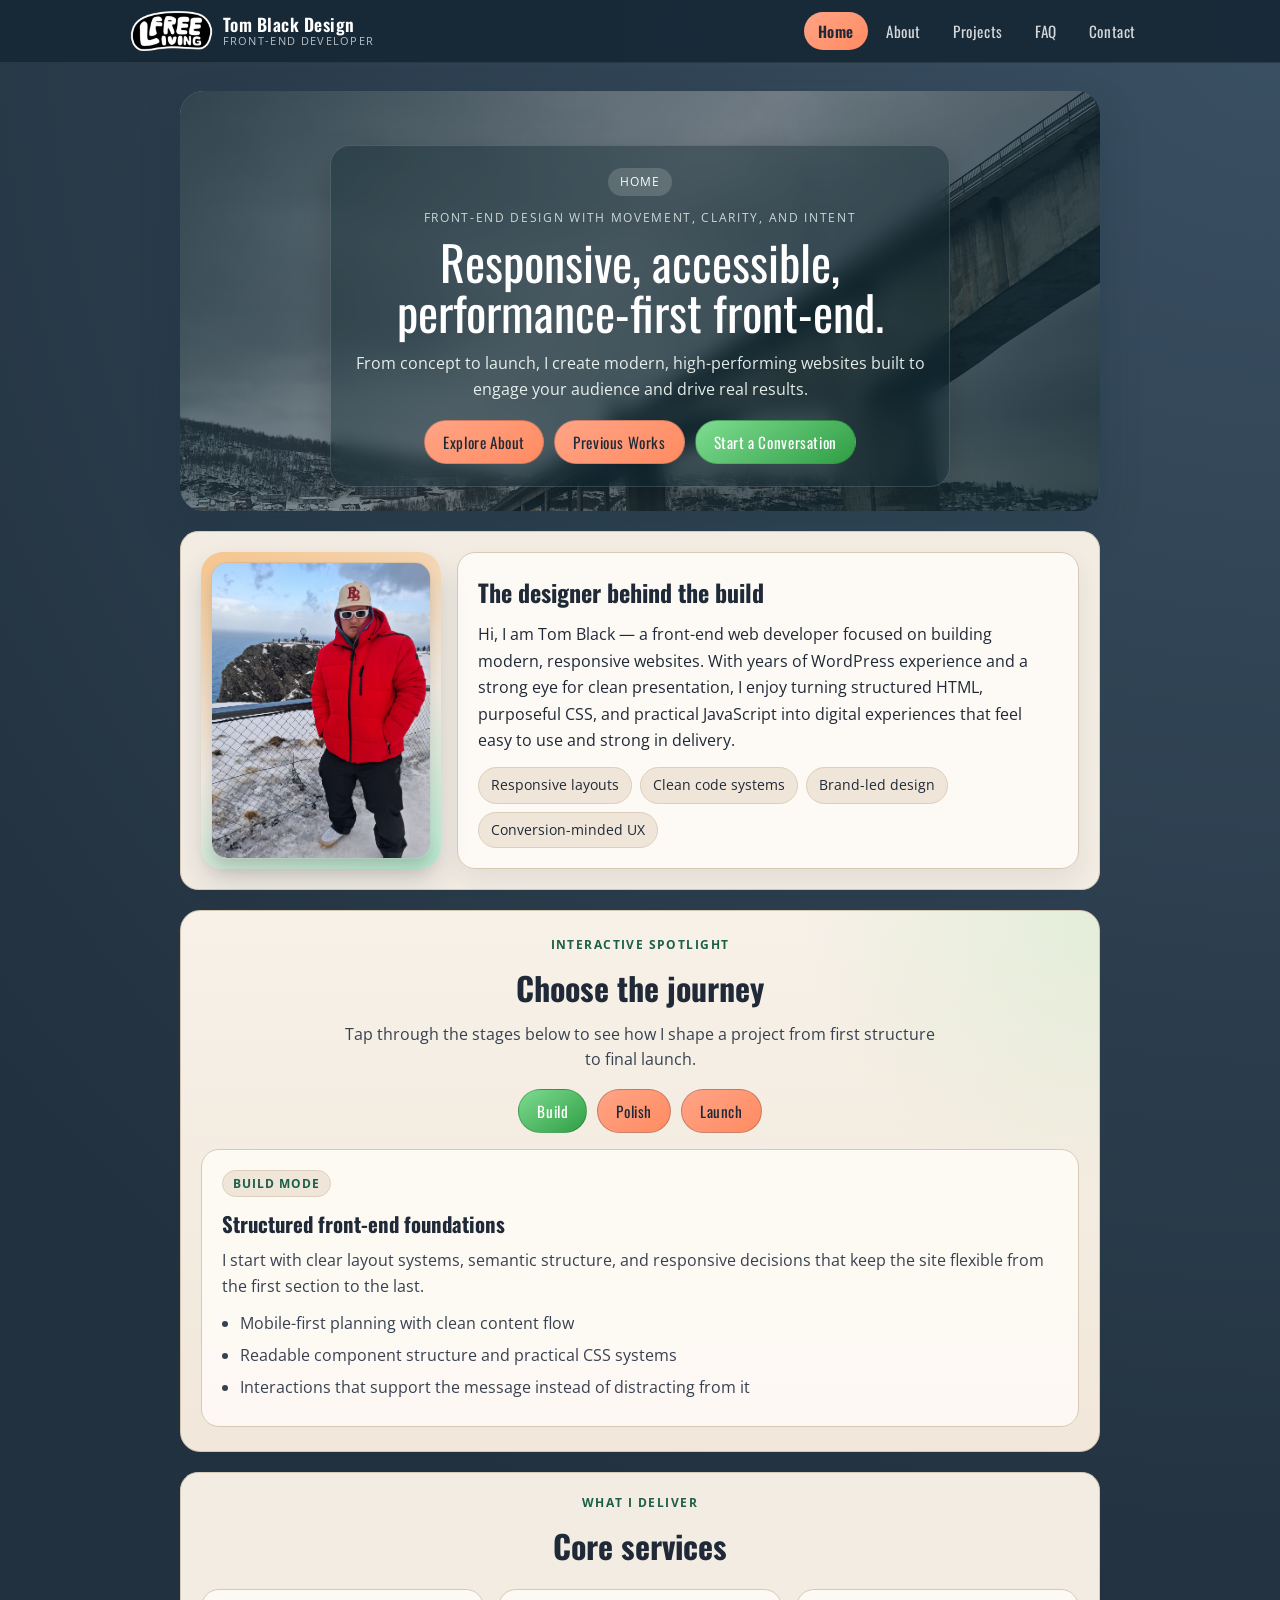
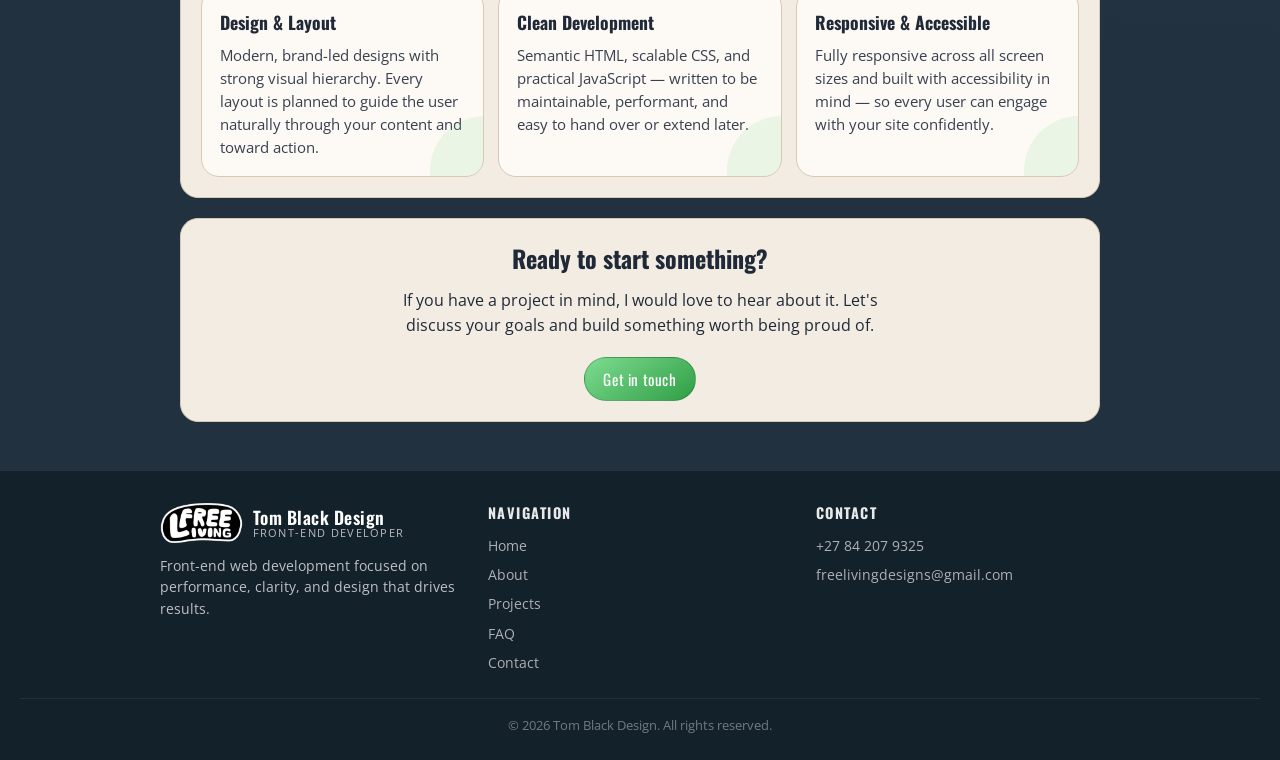
<file: index.html>
<!DOCTYPE html>
<html lang="en">
<head>
  <meta charset="UTF-8">
  <meta name="viewport" content="width=device-width, initial-scale=1.0">
  <meta name="description" content="Tom Black Design — Front-end web design with movement, clarity, and intent. Modern, high-performing websites built to engage your audience.">
  <link rel="preconnect" href="https://fonts.googleapis.com">
  <link rel="preconnect" href="https://fonts.gstatic.com" crossorigin>
  <link rel="stylesheet" href="https://fonts.googleapis.com/css2?family=Oswald:wght@400;600;700&family=Open+Sans:ital,wght@0,400;0,600;1,400&display=swap">
  <link rel="stylesheet" href="style.css">
  <link rel="icon" type="image/png" href="images/logo.png">
  <title>Tom Black Design — Web Developer &amp; Front-End Designer</title>
</head>
<body>

  <!-- Skip to main content (accessibility) -->
  <a class="skip-link" href="#main-content">Skip to main content</a>

  <!-- ========== SITE HEADER ========== -->
  <header class="site-header">
    <div class="site-header-inner">
      <a href="index.html" class="site-logo-link" aria-label="Tom Black Design — Home">
        <img src="images/Free living design logo.png" alt="FreeLivingDesigns logo" loading="eager">
        <span class="logo-text">Tom Black Design<span>Front-End Developer</span></span>
      </a>
      <button class="nav-toggle" aria-controls="site-nav" aria-expanded="false" aria-label="Toggle navigation">&#9776;</button>
      <nav id="site-nav" class="site-nav" aria-label="Main navigation">
        <a href="index.html"   class="nav-link is-active">Home</a>
        <a href="about.html"   class="nav-link">About</a>
        <a href="projects.html" class="nav-link">Projects</a>
        <a href="faq.html"     class="nav-link">FAQ</a>
        <a href="contact.html" class="nav-link">Contact</a>
      </nav>
    </div>
  </header>

  <!-- ========== MAIN CONTENT ========== -->
  <main id="main-content" class="page-wrapper">

    <!-- Hero -->
    <section class="hero-shell hero-shell--home" aria-label="Hero banner">
      <div class="hero-overlay" aria-hidden="true"></div>
      <div class="hero-copy">
        <span class="page-chip" aria-hidden="true">Home</span>
        <span class="hero-kicker">Front-end design with movement, clarity, and intent</span>
        <h1>Responsive, accessible, performance-first front-end.</h1>
        <p>From concept to launch, I create modern, high-performing websites built to engage your audience and drive real results.</p>
        <div class="cta-row">
          <a class="btn" href="about.html">Explore About</a>
          <a class="btn" href="projects.html">Previous Works</a>
          <a class="btn btn--green" href="contact.html">Start a Conversation</a>
        </div>
      </div>
    </section>

    <!-- Intro: photo + bio -->
    <section class="content-card" aria-labelledby="intro-heading" data-reveal>
      <div class="intro-layout">
        <div class="photo-frame">
          <img src="images/tommy 2.png" alt="Tom Black, front-end web developer, headshot" loading="lazy">
        </div>
        <div class="intro-card">
          <h2 id="intro-heading">The designer behind the build</h2>
          <p>Hi, I am Tom Black — a front-end web developer focused on building modern, responsive websites. With years of WordPress experience and a strong eye for clean presentation, I enjoy turning structured HTML, purposeful CSS, and practical JavaScript into digital experiences that feel easy to use and strong in delivery.</p>
          <div class="intro-points" role="list" aria-label="Specialities">
            <span role="listitem">Responsive layouts</span>
            <span role="listitem">Clean code systems</span>
            <span role="listitem">Brand-led design</span>
            <span role="listitem">Conversion-minded UX</span>
          </div>
        </div>
      </div>
    </section>

    <!-- Interactive Spotlight -->
    <section class="spotlight-box" aria-labelledby="spotlight-heading" data-reveal>
      <div class="section-heading">
        <span class="section-kicker">Interactive Spotlight</span>
        <h2 id="spotlight-heading">Choose the journey</h2>
        <p>Tap through the stages below to see how I shape a project from first structure to final launch.</p>
      </div>

      <div class="toggle-row" role="tablist" aria-label="Project journey stages">
        <button
          class="toggle-btn"
          type="button"
          role="tab"
          data-target="panel-build"
          aria-pressed="true"
          aria-controls="panel-build"
        >Build</button>
        <button
          class="toggle-btn"
          type="button"
          role="tab"
          data-target="panel-polish"
          aria-pressed="false"
          aria-controls="panel-polish"
        >Polish</button>
        <button
          class="toggle-btn"
          type="button"
          role="tab"
          data-target="panel-launch"
          aria-pressed="false"
          aria-controls="panel-launch"
        >Launch</button>
      </div>

      <!-- Panel: Build -->
      <div id="panel-build" class="journey-panel is-visible" role="tabpanel" aria-labelledby="btn-build">
        <span class="panel-chip">Build Mode</span>
        <h4>Structured front-end foundations</h4>
        <p>I start with clear layout systems, semantic structure, and responsive decisions that keep the site flexible from the first section to the last.</p>
        <ul>
          <li>Mobile-first planning with clean content flow</li>
          <li>Readable component structure and practical CSS systems</li>
          <li>Interactions that support the message instead of distracting from it</li>
        </ul>
      </div>

      <!-- Panel: Polish -->
      <div id="panel-polish" class="journey-panel" role="tabpanel" aria-labelledby="btn-polish">
        <span class="panel-chip">Polish Pass</span>
        <h4>Visual rhythm with personality</h4>
        <p>Once the structure is strong, I shape the experience with motion, hierarchy, and detail so the page feels intentional, modern, and memorable.</p>
        <ul>
          <li>Typography and spacing tuned for clarity</li>
          <li>Motion used to guide attention and add energy</li>
          <li>Brand cues worked into the interface without clutter</li>
        </ul>
      </div>

      <!-- Panel: Launch -->
      <div id="panel-launch" class="journey-panel" role="tabpanel" aria-labelledby="btn-launch">
        <span class="panel-chip">Launch Ready</span>
        <h4>Reliable delivery with business focus</h4>
        <p>The final layer is about confidence: fast-loading pages, user-friendly experiences, and practical decisions that support trust and conversion.</p>
        <ul>
          <li>Performance-minded assets and page flow</li>
          <li>Clear calls to action that support user intent</li>
          <li>Dependable delivery shaped around real business goals</li>
        </ul>
      </div>
    </section>

    <!-- Feature cards -->
    <section class="content-card" aria-labelledby="services-heading" data-reveal>
      <div class="section-heading" style="margin-bottom:18px;">
        <span class="section-kicker">What I Deliver</span>
        <h2 id="services-heading">Core services</h2>
      </div>
      <div class="feature-grid">
        <article class="feature-card">
          <h3>Design &amp; Layout</h3>
          <p>Modern, brand-led designs with strong visual hierarchy. Every layout is planned to guide the user naturally through your content and toward action.</p>
        </article>
        <article class="feature-card">
          <h3>Clean Development</h3>
          <p>Semantic HTML, scalable CSS, and practical JavaScript — written to be maintainable, performant, and easy to hand over or extend later.</p>
        </article>
        <article class="feature-card">
          <h3>Responsive &amp; Accessible</h3>
          <p>Fully responsive across all screen sizes and built with accessibility in mind — so every user can engage with your site confidently.</p>
        </article>
      </div>
    </section>

    <!-- Final CTA -->
    <section class="content-card" style="text-align:center;" data-reveal>
      <h2 style="font-family:'Oswald',sans-serif; margin-bottom:10px;">Ready to start something?</h2>
      <p style="max-width:520px; margin:0 auto 18px;">If you have a project in mind, I would love to hear about it. Let's discuss your goals and build something worth being proud of.</p>
      <a class="btn btn--green" href="contact.html">Get in touch</a>
    </section>

  </main>

  <!-- ========== FOOTER ========== -->
  <footer class="site-footer">
    <div class="site-footer-inner">
      <div class="footer-col">
        <a href="index.html" class="site-logo-link" style="margin-bottom:10px;" aria-label="Tom Black Design — Home">
          <img src="images/Free living design logo.png" alt="FreeLivingDesigns logo" loading="lazy">
          <span class="logo-text">Tom Black Design<span>Front-End Developer</span></span>
        </a>
        <p style="font-size:0.88rem; line-height:1.5;">Front-end web development focused on performance, clarity, and design that drives results.</p>
      </div>
      <div class="footer-col">
        <h4>Navigation</h4>
        <ul>
          <li><a href="index.html">Home</a></li>
          <li><a href="about.html">About</a></li>
          <li><a href="projects.html">Projects</a></li>
          <li><a href="faq.html">FAQ</a></li>
          <li><a href="contact.html">Contact</a></li>
        </ul>
      </div>
      <div class="footer-col">
        <h4>Contact</h4>
        <ul>
          <li><a href="tel:+27842079325">+27 84 207 9325</a></li>
          <li><a href="mailto:freelivingdesigns@gmail.com">freelivingdesigns@gmail.com</a></li>
        </ul>
      </div>
    </div>
    <div class="footer-bottom">
      <p>&copy; 2026 Tom Black Design. All rights reserved.</p>
    </div>
  </footer>

  <script src="main.js"></script>
</body>
</html>
</file>
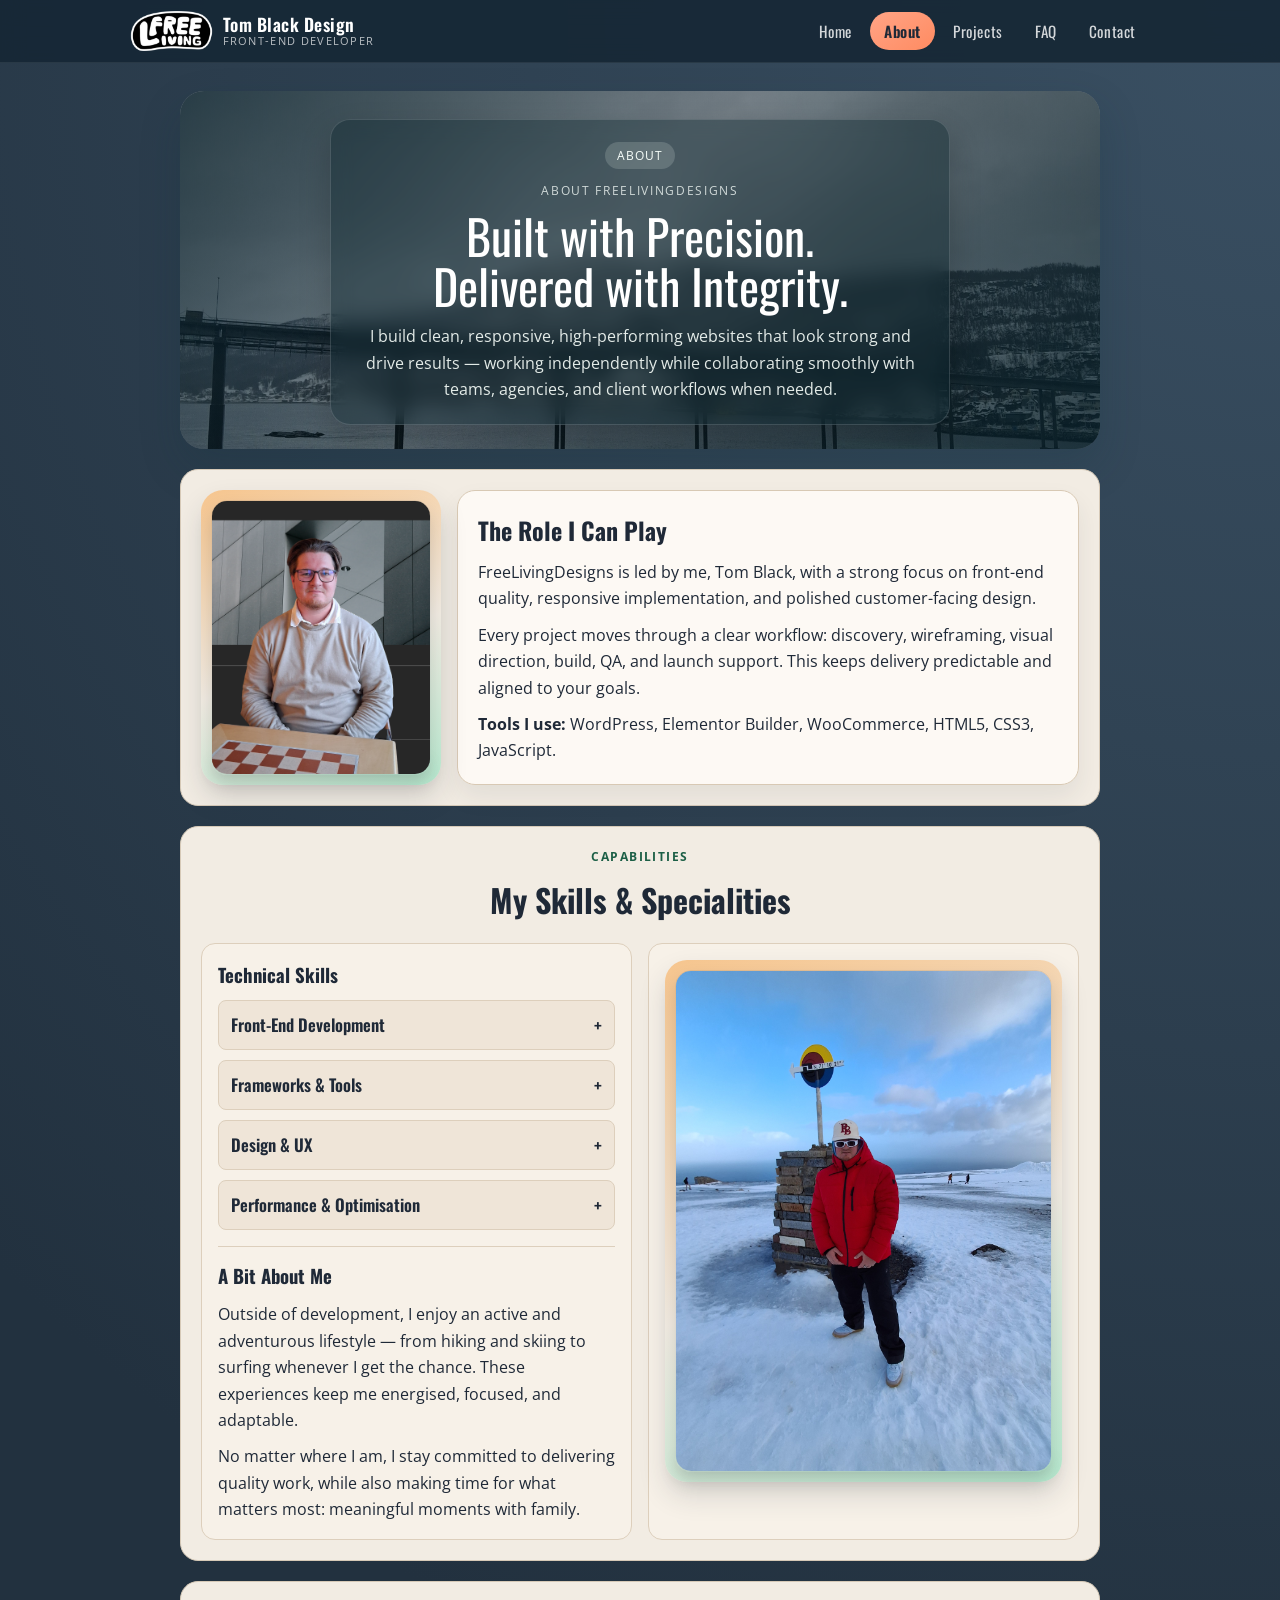
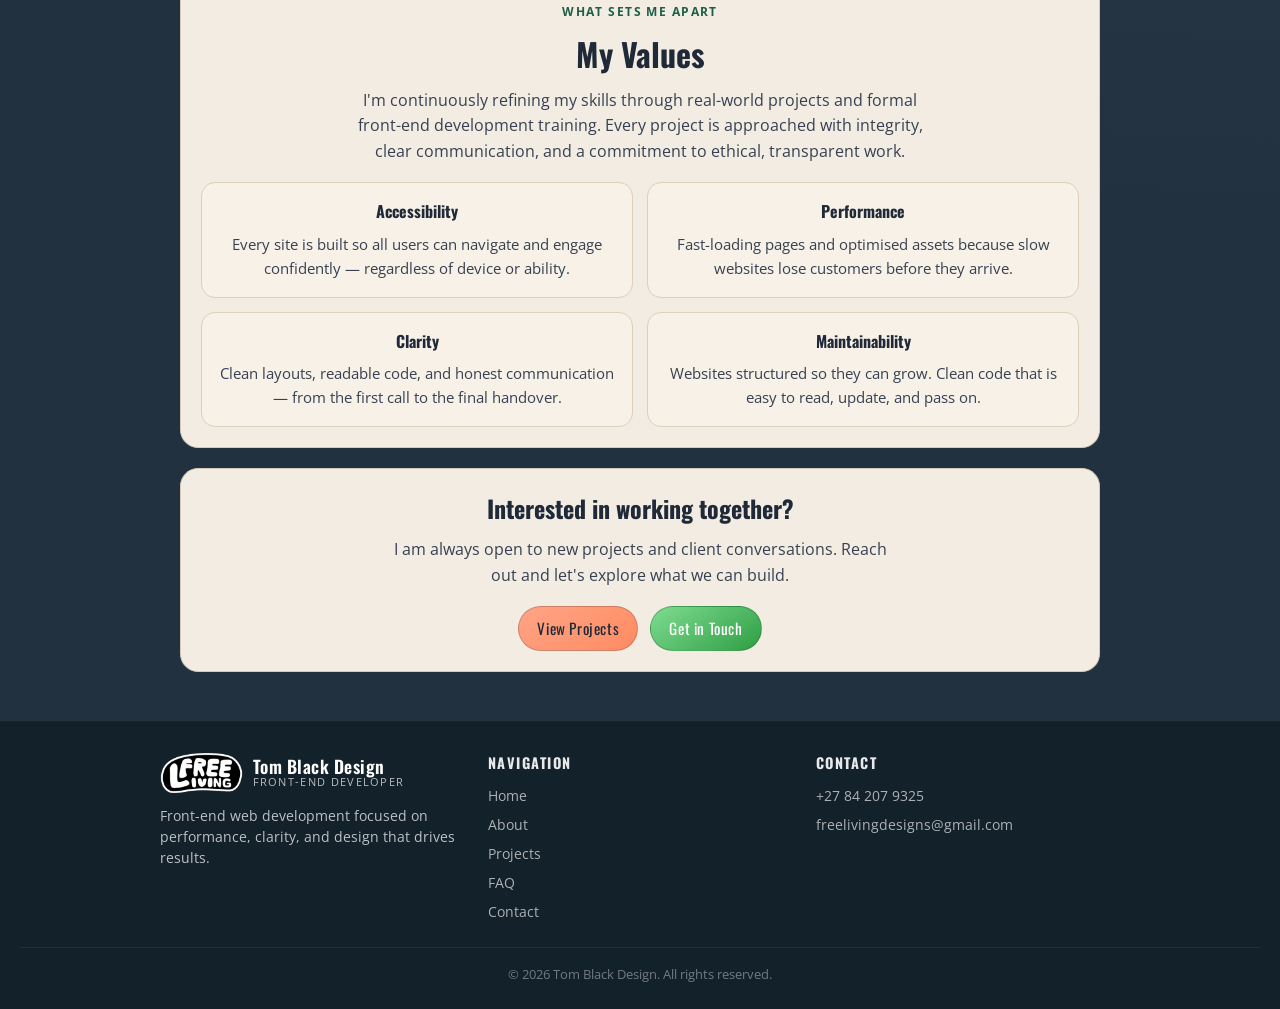
<file: about.html>
<!DOCTYPE html>
<html lang="en">
<head>
  <meta charset="UTF-8">
  <meta name="viewport" content="width=device-width, initial-scale=1.0">
  <meta name="description" content="About Tom Black Design — front-end developer building clean, responsive, high-performing websites with integrity and clarity.">
  <link rel="preconnect" href="https://fonts.googleapis.com">
  <link rel="preconnect" href="https://fonts.gstatic.com" crossorigin>
  <link rel="stylesheet" href="https://fonts.googleapis.com/css2?family=Oswald:wght@400;600;700&family=Open+Sans:ital,wght@0,400;0,600;1,400&display=swap">
  <link rel="stylesheet" href="style.css">
  <link rel="icon" type="image/png" href="images/logo.png">
  <title>About — Tom Black Design</title>
</head>
<body>

  <a class="skip-link" href="#main-content">Skip to main content</a>

  <!-- ========== SITE HEADER ========== -->
  <header class="site-header">
    <div class="site-header-inner">
      <a href="index.html" class="site-logo-link" aria-label="Tom Black Design — Home">
        <img src="images/Free living design logo.png" alt="FreeLivingDesigns logo" loading="eager">
        <span class="logo-text">Tom Black Design<span>Front-End Developer</span></span>
      </a>
      <button class="nav-toggle" aria-controls="site-nav" aria-expanded="false" aria-label="Toggle navigation">&#9776;</button>
      <nav id="site-nav" class="site-nav" aria-label="Main navigation">
        <a href="index.html"    class="nav-link">Home</a>
        <a href="about.html"    class="nav-link is-active">About</a>
        <a href="projects.html" class="nav-link">Projects</a>
        <a href="faq.html"      class="nav-link">FAQ</a>
        <a href="contact.html"  class="nav-link">Contact</a>
      </nav>
    </div>
  </header>

  <!-- ========== MAIN CONTENT ========== -->
  <main id="main-content" class="page-wrapper">

    <!-- Hero -->
    <section class="hero-shell hero-shell--about" aria-label="About hero banner">
      <div class="hero-overlay" aria-hidden="true"></div>
      <div class="hero-copy">
        <span class="page-chip" aria-hidden="true">About</span>
        <span class="hero-kicker">About FreeLivingDesigns</span>
        <h1>Built with Precision.<br>Delivered with Integrity.</h1>
        <p>I build clean, responsive, high-performing websites that look strong and drive results — working independently while collaborating smoothly with teams, agencies, and client workflows when needed.</p>
      </div>
    </section>

    <!-- Who I am -->
    <section class="content-card" aria-labelledby="who-heading" data-reveal>
      <div class="intro-layout">
        <div class="photo-frame" style="min-height:260px;">
          <img src="images/New Tom.png" alt="Tom Black, front-end developer" loading="lazy">
        </div>
        <div class="intro-card">
          <h2 id="who-heading">The Role I Can Play</h2>
          <p>FreeLivingDesigns is led by me, Tom Black, with a strong focus on front-end quality, responsive implementation, and polished customer-facing design.</p>
          <p style="margin-top:10px;">Every project moves through a clear workflow: discovery, wireframing, visual direction, build, QA, and launch support. This keeps delivery predictable and aligned to your goals.</p>
          <p style="margin-top:10px;"><strong>Tools I use:</strong> WordPress, Elementor Builder, WooCommerce, HTML5, CSS3, JavaScript.</p>
        </div>
      </div>
    </section>

    <!-- Skills -->
    <section class="content-card" aria-labelledby="skills-heading" data-reveal>
      <div class="section-heading" style="margin-bottom:18px;">
        <span class="section-kicker">Capabilities</span>
        <h2 id="skills-heading">My Skills &amp; Specialities</h2>
      </div>
      <div class="skills-grid">

        <div class="content-box">
          <h3>Technical Skills</h3>

          <details class="skill-accordion">
            <summary>Front-End Development</summary>
            <ul>
              <li>HTML5 — semantic, SEO-friendly structure</li>
              <li>CSS3 — Flexbox, Grid, responsive design</li>
              <li>JavaScript ES6+ — interactive UI functionality</li>
            </ul>
          </details>

          <details class="skill-accordion">
            <summary>Frameworks &amp; Tools</summary>
            <ul>
              <li>Git &amp; GitHub — version control &amp; collaboration</li>
              <li>Basic React — component-based UI understanding</li>
              <li>WordPress &amp; WooCommerce — custom builds, theme customisation</li>
            </ul>
          </details>

          <details class="skill-accordion">
            <summary>Design &amp; UX</summary>
            <ul>
              <li>Mobile-first design principles</li>
              <li>User experience (UX) optimisation</li>
              <li>Conversion-focused layouts</li>
              <li>Canva &amp; visual content creation</li>
            </ul>
          </details>

          <details class="skill-accordion">
            <summary>Performance &amp; Optimisation</summary>
            <ul>
              <li>Website speed optimisation</li>
              <li>SEO best practices — on-page fundamentals</li>
              <li>Cross-browser compatibility</li>
            </ul>
          </details>

          <div style="margin-top:16px; padding-top:14px; border-top:1px solid var(--border);">
            <h3 style="margin-bottom:10px;">A Bit About Me</h3>
            <p>Outside of development, I enjoy an active and adventurous lifestyle — from hiking and skiing to surfing whenever I get the chance. These experiences keep me energised, focused, and adaptable.</p>
            <p style="margin-top:10px;">No matter where I am, I stay committed to delivering quality work, while also making time for what matters most: meaningful moments with family.</p>
          </div>
        </div>

        <div class="content-box">
          <div class="photo-frame" style="min-height:200px;">
            <img src="images/Noort Kapp Tommy.jpg" alt="Tom Black at Noord Kapp" loading="lazy">
          </div>
        </div>

      </div>
    </section>

    <!-- Values -->
    <section class="content-card" aria-labelledby="values-heading" data-reveal>
      <div class="section-heading" style="margin-bottom:18px;">
        <span class="section-kicker">What Sets Me Apart</span>
        <h2 id="values-heading">My Values</h2>
        <p style="color:#374151;">I'm continuously refining my skills through real-world projects and formal front-end development training. Every project is approached with integrity, clear communication, and a commitment to ethical, transparent work.</p>
      </div>

      <div class="values-grid">
        <article class="values-card">
          <h4>Accessibility</h4>
          <p>Every site is built so all users can navigate and engage confidently — regardless of device or ability.</p>
        </article>
        <article class="values-card">
          <h4>Performance</h4>
          <p>Fast-loading pages and optimised assets because slow websites lose customers before they arrive.</p>
        </article>
        <article class="values-card">
          <h4>Clarity</h4>
          <p>Clean layouts, readable code, and honest communication — from the first call to the final handover.</p>
        </article>
        <article class="values-card">
          <h4>Maintainability</h4>
          <p>Websites structured so they can grow. Clean code that is easy to read, update, and pass on.</p>
        </article>
      </div>
    </section>

    <!-- CTA -->
    <section class="content-card" style="text-align:center;" data-reveal>
      <h2 style="font-family:'Oswald',sans-serif; margin-bottom:10px;">Interested in working together?</h2>
      <p style="max-width:520px; margin:0 auto 18px; color:#374151;">I am always open to new projects and client conversations. Reach out and let's explore what we can build.</p>
      <div style="display:flex; flex-wrap:wrap; gap:12px; justify-content:center;">
        <a class="btn" href="projects.html">View Projects</a>
        <a class="btn btn--green" href="contact.html">Get in Touch</a>
      </div>
    </section>

  </main>

  <!-- ========== FOOTER ========== -->
  <footer class="site-footer">
    <div class="site-footer-inner">
      <div class="footer-col">
        <a href="index.html" class="site-logo-link" style="margin-bottom:10px;" aria-label="Tom Black Design — Home">
          <img src="images/Free living design logo.png" alt="FreeLivingDesigns logo" loading="lazy">
          <span class="logo-text">Tom Black Design<span>Front-End Developer</span></span>
        </a>
        <p style="font-size:0.88rem; line-height:1.5;">Front-end web development focused on performance, clarity, and design that drives results.</p>
      </div>
      <div class="footer-col">
        <h4>Navigation</h4>
        <ul>
          <li><a href="index.html">Home</a></li>
          <li><a href="about.html">About</a></li>
          <li><a href="projects.html">Projects</a></li>
          <li><a href="faq.html">FAQ</a></li>
          <li><a href="contact.html">Contact</a></li>
        </ul>
      </div>
      <div class="footer-col">
        <h4>Contact</h4>
        <ul>
          <li><a href="tel:+27842079325">+27 84 207 9325</a></li>
          <li><a href="mailto:freelivingdesigns@gmail.com">freelivingdesigns@gmail.com</a></li>
        </ul>
      </div>
    </div>
    <div class="footer-bottom">
      <p>&copy; 2026 Tom Black Design. All rights reserved.</p>
    </div>
  </footer>

  <script src="main.js"></script>
</body>
</html>
</file>
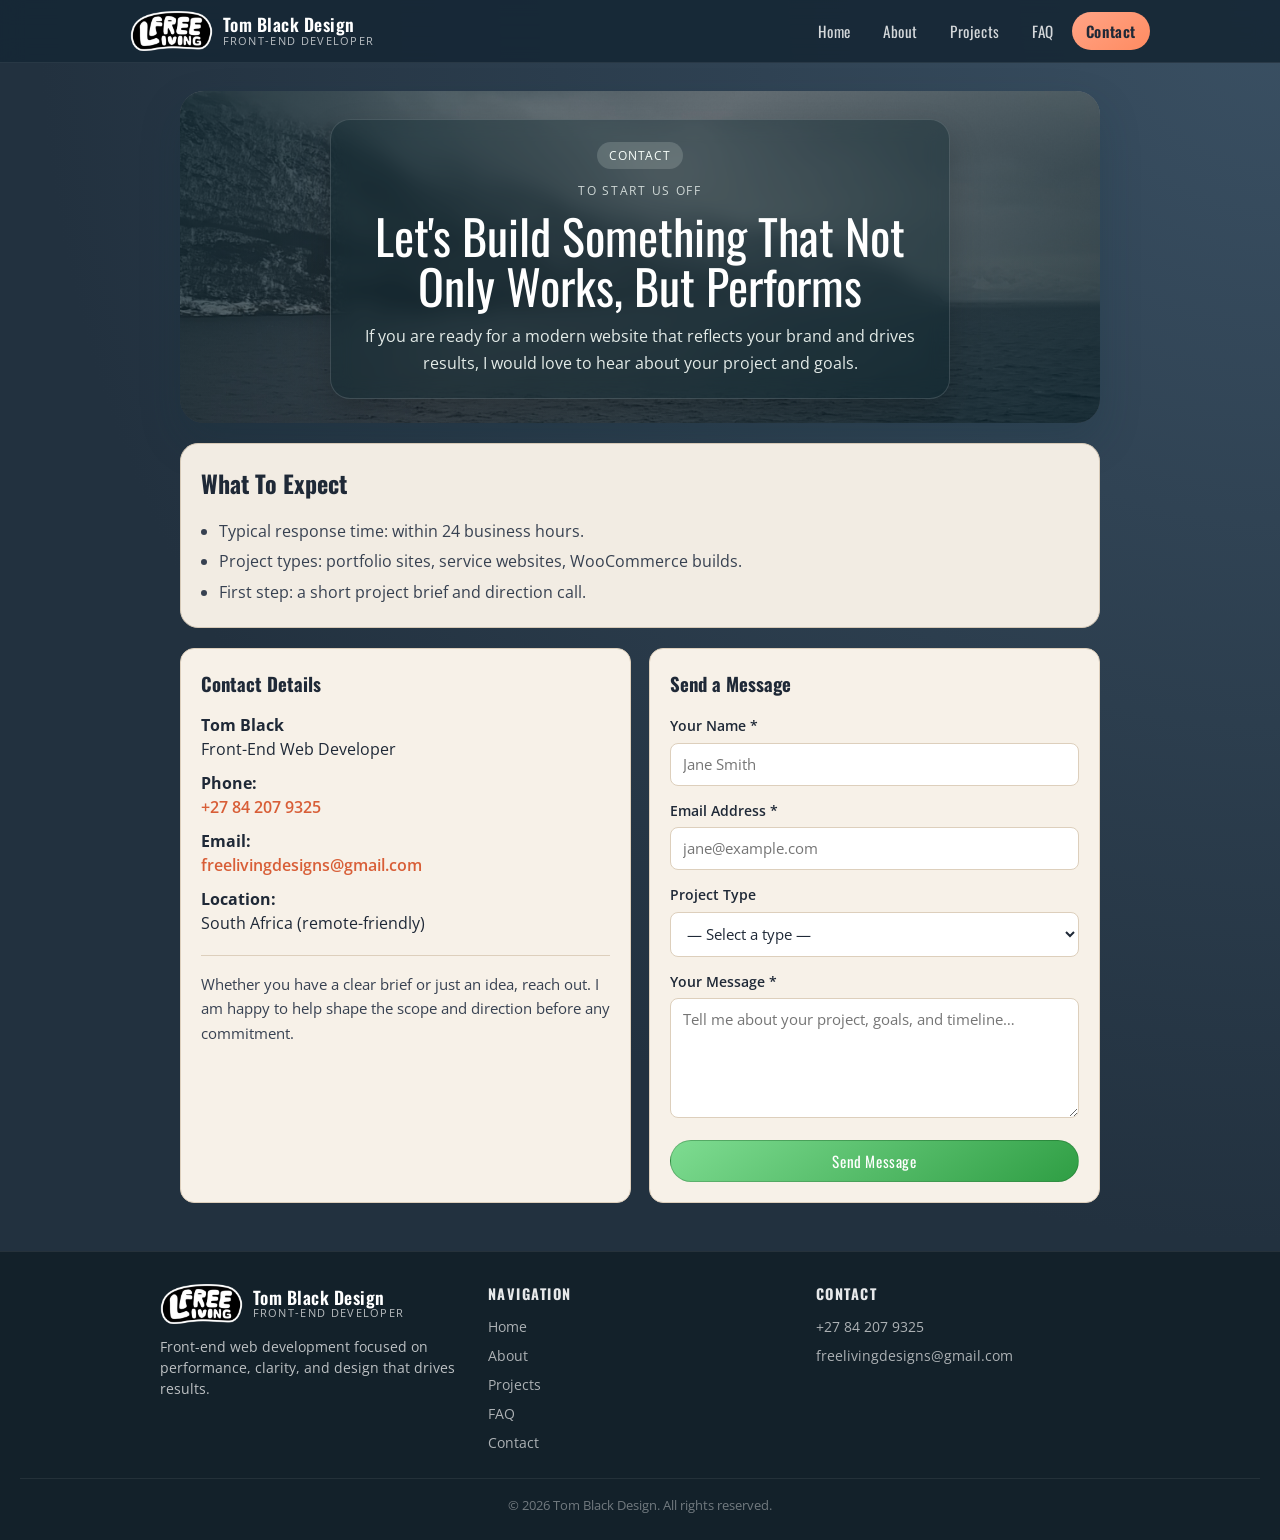
<file: contact.html>
<!DOCTYPE html>
<html lang="en">
<head>
  <meta charset="UTF-8">
  <meta name="viewport" content="width=device-width, initial-scale=1.0">
  <meta name="description" content="Contact Tom Black Design — get in touch to discuss your project, timeline, and goals. Based in South Africa.">
  <link rel="preconnect" href="https://fonts.googleapis.com">
  <link rel="preconnect" href="https://fonts.gstatic.com" crossorigin>
  <link rel="stylesheet" href="https://fonts.googleapis.com/css2?family=Oswald:wght@400;600;700&family=Open+Sans:ital,wght@0,400;0,600;1,400&display=swap">
  <link rel="stylesheet" href="style.css">
  <link rel="icon" type="image/png" href="images/logo.png">
  <title>Contact — Tom Black Design</title>
</head>
<body>

  <a class="skip-link" href="#main-content">Skip to main content</a>

  <!-- ========== SITE HEADER ========== -->
  <header class="site-header">
    <div class="site-header-inner">
      <a href="index.html" class="site-logo-link" aria-label="Tom Black Design — Home">
        <img src="images/Free living design logo.png" alt="FreeLivingDesigns logo" loading="eager">
        <span class="logo-text">Tom Black Design<span>Front-End Developer</span></span>
      </a>
      <button class="nav-toggle" aria-controls="site-nav" aria-expanded="false" aria-label="Toggle navigation">&#9776;</button>
      <nav id="site-nav" class="site-nav" aria-label="Main navigation">
        <a href="index.html"    class="nav-link">Home</a>
        <a href="about.html"    class="nav-link">About</a>
        <a href="projects.html" class="nav-link">Projects</a>
        <a href="faq.html"      class="nav-link">FAQ</a>
        <a href="contact.html"  class="nav-link is-active">Contact</a>
      </nav>
    </div>
  </header>

  <!-- ========== MAIN CONTENT ========== -->
  <main id="main-content" class="page-wrapper">

    <!-- Hero -->
    <section class="hero-shell hero-shell--contact" aria-label="Contact hero banner">
      <div class="hero-overlay" aria-hidden="true"></div>
      <div class="hero-copy">
        <span class="page-chip" aria-hidden="true">Contact</span>
        <span class="hero-kicker">To Start Us Off</span>
        <h1>Let's Build Something That Not Only Works, But Performs</h1>
        <p>If you are ready for a modern website that reflects your brand and drives results, I would love to hear about your project and goals.</p>
      </div>
    </section>

    <!-- What to expect -->
    <section class="content-card" aria-labelledby="expect-heading" data-reveal>
      <h2 id="expect-heading" style="font-family:'Oswald',sans-serif; margin-bottom:14px;">What To Expect</h2>
      <ul style="padding-left:18px; color:#374151; line-height:1.9;">
        <li>Typical response time: within 24 business hours.</li>
        <li>Project types: portfolio sites, service websites, WooCommerce builds.</li>
        <li>First step: a short project brief and direction call.</li>
      </ul>
    </section>

    <!-- Contact layout: info + form -->
    <section aria-labelledby="contact-heading" data-reveal>
      <h2 id="contact-heading" class="sr-only">Get in touch</h2>
      <div class="contact-layout">

        <!-- Contact Info -->
        <div class="contact-info-box">
          <h3>Contact Details</h3>
          <ul>
            <li>
              <strong>Tom Black</strong><br>
              Front-End Web Developer
            </li>
            <li>
              <strong>Phone:</strong><br>
              <a href="tel:+27842079325">+27 84 207 9325</a>
            </li>
            <li>
              <strong>Email:</strong><br>
              <a href="mailto:freelivingdesigns@gmail.com">freelivingdesigns@gmail.com</a>
            </li>
            <li>
              <strong>Location:</strong><br>
              South Africa (remote-friendly)
            </li>
          </ul>

          <div style="margin-top:20px; padding-top:16px; border-top:1px solid var(--border);">
            <p style="font-size:0.92rem; color:#374151; line-height:1.65;">Whether you have a clear brief or just an idea, reach out. I am happy to help shape the scope and direction before any commitment.</p>
          </div>
        </div>

        <!-- Contact Form -->
        <div class="contact-form-box">
          <h3>Send a Message</h3>
          <form id="contact-form" action="https://formspree.io/f/mojykbrq" method="POST" novalidate>
            <div class="form-group">
              <label for="name">Your Name <span aria-hidden="true">*</span></label>
              <input
                type="text"
                id="name"
                name="name"
                autocomplete="name"
                required
                aria-required="true"
                placeholder="Jane Smith"
              >
            </div>

            <div class="form-group">
              <label for="email">Email Address <span aria-hidden="true">*</span></label>
              <input
                type="email"
                id="email"
                name="email"
                autocomplete="email"
                required
                aria-required="true"
                placeholder="jane@example.com"
              >
            </div>

            <div class="form-group">
              <label for="project-type">Project Type</label>
              <select id="project-type" name="project-type">
                <option value="">— Select a type —</option>
                <option value="portfolio">Portfolio Site</option>
                <option value="business">Business / Service Site</option>
                <option value="ecommerce">eCommerce / WooCommerce</option>
                <option value="redesign">Website Redesign</option>
                <option value="other">Other</option>
              </select>
            </div>

            <div class="form-group">
              <label for="message">Your Message <span aria-hidden="true">*</span></label>
              <textarea
                id="message"
                name="message"
                required
                aria-required="true"
                placeholder="Tell me about your project, goals, and timeline…"
              ></textarea>
            </div>

            <button class="btn btn--green form-submit" type="submit">Send Message</button>

            <!-- Success message (shown by JS after submit) -->
            <div
              id="form-success"
              class="form-success"
              role="alert"
              aria-live="polite"
            >
              Thanks! Your message has been sent. I will get back to you within one business day.
            </div>

            <!-- Error message -->
            <div
              id="form-error"
              class="form-success"
              style="background:#fee2e2; border-color:#fca5a5; color:#991b1b; display:none;"
              role="alert"
              aria-live="polite"
            >
              Please fill in all required fields before submitting.
            </div>
          </form>
        </div>

      </div>
    </section>

  </main>

  <!-- ========== FOOTER ========== -->
  <footer class="site-footer">
    <div class="site-footer-inner">
      <div class="footer-col">
        <a href="index.html" class="site-logo-link" style="margin-bottom:10px;" aria-label="Tom Black Design — Home">
          <img src="images/Free living design logo.png" alt="FreeLivingDesigns logo" loading="lazy">
          <span class="logo-text">Tom Black Design<span>Front-End Developer</span></span>
        </a>
        <p style="font-size:0.88rem; line-height:1.5;">Front-end web development focused on performance, clarity, and design that drives results.</p>
      </div>
      <div class="footer-col">
        <h4>Navigation</h4>
        <ul>
          <li><a href="index.html">Home</a></li>
          <li><a href="about.html">About</a></li>
          <li><a href="projects.html">Projects</a></li>
          <li><a href="faq.html">FAQ</a></li>
          <li><a href="contact.html">Contact</a></li>
        </ul>
      </div>
      <div class="footer-col">
        <h4>Contact</h4>
        <ul>
          <li><a href="tel:+27842079325">+27 84 207 9325</a></li>
          <li><a href="mailto:freelivingdesigns@gmail.com">freelivingdesigns@gmail.com</a></li>
        </ul>
      </div>
    </div>
    <div class="footer-bottom">
      <p>&copy; 2026 Tom Black Design. All rights reserved.</p>
    </div>
  </footer>

  <!-- Visually hidden helper class for screen readers -->
  <style>.sr-only{position:absolute;width:1px;height:1px;padding:0;margin:-1px;overflow:hidden;clip:rect(0,0,0,0);white-space:nowrap;border:0;}</style>

  <script src="main.js"></script>
</body>
</html>
</file>
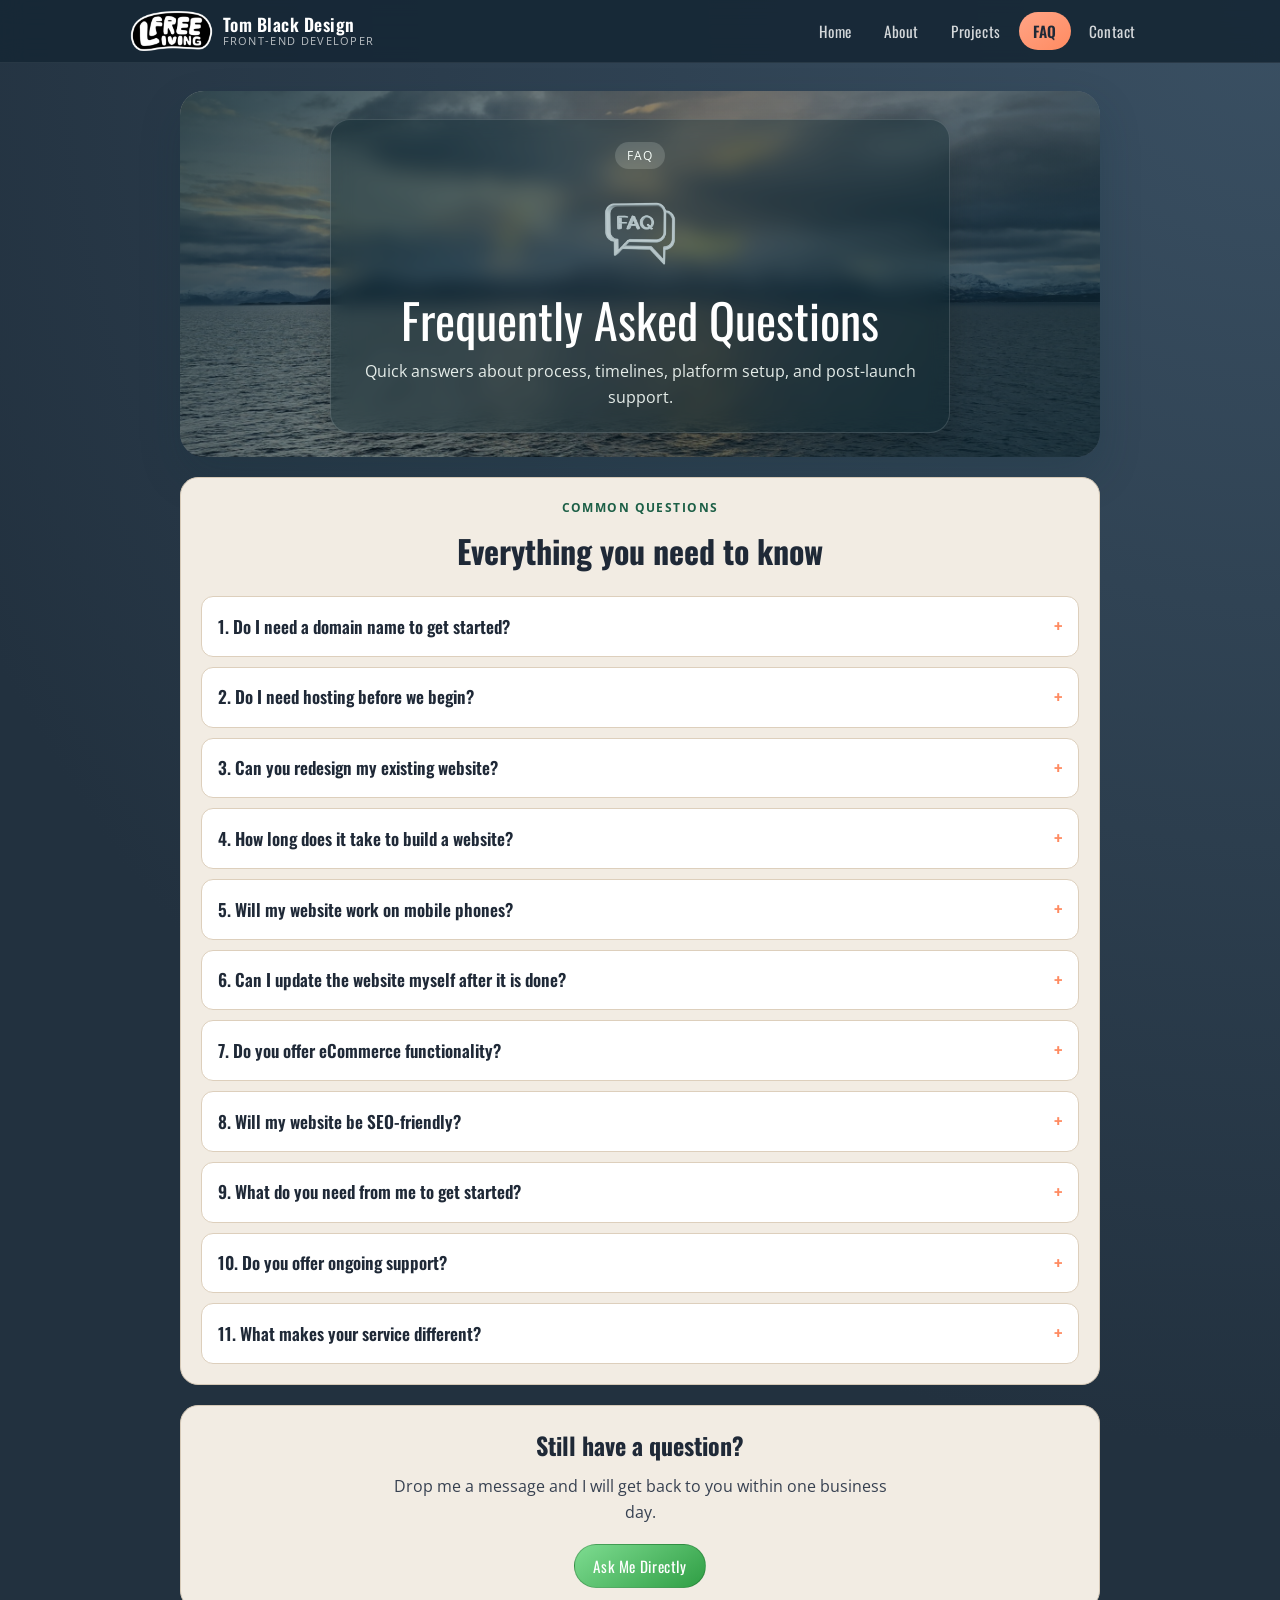
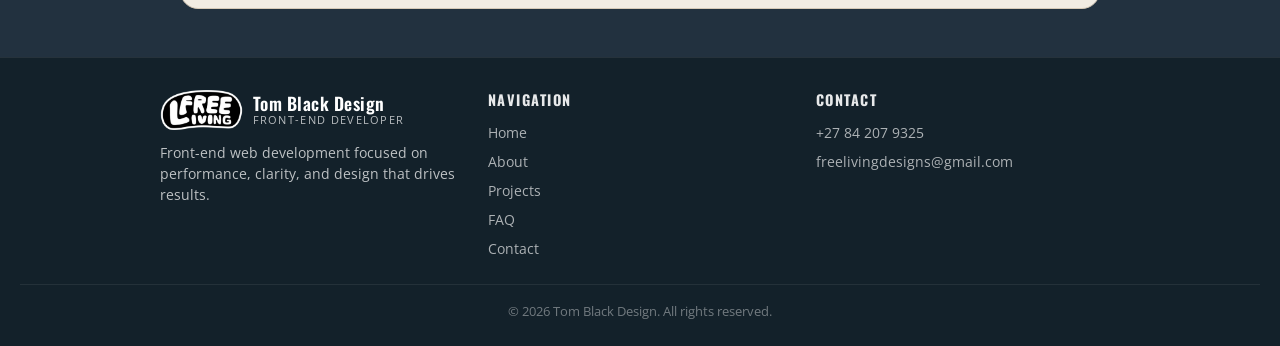
<file: faq.html>
<!DOCTYPE html>
<html lang="en">
<head>
  <meta charset="UTF-8">
  <meta name="viewport" content="width=device-width, initial-scale=1.0">
  <meta name="description" content="Frequently asked questions about working with Tom Black Design — domain, hosting, timelines, mobile, SEO, and more.">
  <link rel="preconnect" href="https://fonts.googleapis.com">
  <link rel="preconnect" href="https://fonts.gstatic.com" crossorigin>
  <link rel="stylesheet" href="https://fonts.googleapis.com/css2?family=Oswald:wght@400;600;700&family=Open+Sans:ital,wght@0,400;0,600;1,400&display=swap">
  <link rel="stylesheet" href="style.css">
  <link rel="icon" type="image/png" href="images/logo.png">
  <title>FAQ — Tom Black Design</title>
</head>
<body>

  <a class="skip-link" href="#main-content">Skip to main content</a>

  <!-- ========== SITE HEADER ========== -->
  <header class="site-header">
    <div class="site-header-inner">
      <a href="index.html" class="site-logo-link" aria-label="Tom Black Design — Home">
        <img src="images/Free living design logo.png" alt="FreeLivingDesigns logo" loading="eager">
        <span class="logo-text">Tom Black Design<span>Front-End Developer</span></span>
      </a>
      <button class="nav-toggle" aria-controls="site-nav" aria-expanded="false" aria-label="Toggle navigation">&#9776;</button>
      <nav id="site-nav" class="site-nav" aria-label="Main navigation">
        <a href="index.html"    class="nav-link">Home</a>
        <a href="about.html"    class="nav-link">About</a>
        <a href="projects.html" class="nav-link">Projects</a>
        <a href="faq.html"      class="nav-link is-active">FAQ</a>
        <a href="contact.html"  class="nav-link">Contact</a>
      </nav>
    </div>
  </header>

  <!-- ========== MAIN CONTENT ========== -->
  <main id="main-content" class="page-wrapper">

    <!-- Hero -->
    <section class="hero-shell hero-shell--faq" aria-label="FAQ hero banner">
      <div class="hero-overlay" aria-hidden="true"></div>
      <div class="hero-copy">
        <span class="page-chip" aria-hidden="true">FAQ</span>
        <img class="faq-hero-img" src="images/FAQ.png" alt="" aria-hidden="true" loading="eager">
        <h1>Frequently Asked Questions</h1>
        <p>Quick answers about process, timelines, platform setup, and post-launch support.</p>
      </div>
    </section>

    <!-- FAQ list -->
    <section class="content-card" aria-labelledby="faq-heading" data-reveal>
      <div class="section-heading" style="margin-bottom:20px;">
        <span class="section-kicker">Common Questions</span>
        <h2 id="faq-heading">Everything you need to know</h2>
      </div>

      <div class="faq-list" role="list">

        <details class="faq-accordion" role="listitem">
          <summary>1. Do I need a domain name to get started?</summary>
          <p>Not at all. I can help you secure a domain through a trusted provider, or work with your existing domain if you already have one.</p>
        </details>

        <details class="faq-accordion" role="listitem">
          <summary>2. Do I need hosting before we begin?</summary>
          <p>No. I will guide you through the best hosting options for your goals and budget. If you already have hosting, I can work with that too.</p>
        </details>

        <details class="faq-accordion" role="listitem">
          <summary>3. Can you redesign my existing website?</summary>
          <p>Absolutely. If your current site feels outdated or underperforms, I can rebuild it into a modern, conversion-focused experience.</p>
        </details>

        <details class="faq-accordion" role="listitem">
          <summary>4. How long does it take to build a website?</summary>
          <p>Most websites are completed within 5 to 10 working days, depending on scope and complexity.</p>
        </details>

        <details class="faq-accordion" role="listitem">
          <summary>5. Will my website work on mobile phones?</summary>
          <p>Yes. Every site is built responsively for mobile, tablet, and desktop devices.</p>
        </details>

        <details class="faq-accordion" role="listitem">
          <summary>6. Can I update the website myself after it is done?</summary>
          <p>Definitely. I build user-friendly websites and can show you how to manage updates with confidence.</p>
        </details>

        <details class="faq-accordion" role="listitem">
          <summary>7. Do you offer eCommerce functionality?</summary>
          <p>Yes. I can set up full WooCommerce stores with products, payments, and order management.</p>
        </details>

        <details class="faq-accordion" role="listitem">
          <summary>8. Will my website be SEO-friendly?</summary>
          <p>Yes. I apply on-page SEO best practices to improve visibility and ranking potential.</p>
        </details>

        <details class="faq-accordion" role="listitem">
          <summary>9. What do you need from me to get started?</summary>
          <p>Basic business details, any branding assets, and your direction. If content is missing, I can help shape that too.</p>
        </details>

        <details class="faq-accordion" role="listitem">
          <summary>10. Do you offer ongoing support?</summary>
          <p>Yes. Ongoing maintenance and support are available to keep your site stable and up to date.</p>
        </details>

        <details class="faq-accordion" role="listitem">
          <summary>11. What makes your service different?</summary>
          <p>I focus on clean design, performance, and clarity so your website is not only attractive but effective for business outcomes.</p>
        </details>

      </div>
    </section>

    <!-- Still have questions -->
    <section class="content-card" style="text-align:center;" data-reveal>
      <h2 style="font-family:'Oswald',sans-serif; margin-bottom:10px;">Still have a question?</h2>
      <p style="max-width:500px; margin:0 auto 18px; color:#374151;">Drop me a message and I will get back to you within one business day.</p>
      <a class="btn btn--green" href="contact.html">Ask Me Directly</a>
    </section>

  </main>

  <!-- ========== FOOTER ========== -->
  <footer class="site-footer">
    <div class="site-footer-inner">
      <div class="footer-col">
        <a href="index.html" class="site-logo-link" style="margin-bottom:10px;" aria-label="Tom Black Design — Home">
          <img src="images/Free living design logo.png" alt="FreeLivingDesigns logo" loading="lazy">
          <span class="logo-text">Tom Black Design<span>Front-End Developer</span></span>
        </a>
        <p style="font-size:0.88rem; line-height:1.5;">Front-end web development focused on performance, clarity, and design that drives results.</p>
      </div>
      <div class="footer-col">
        <h4>Navigation</h4>
        <ul>
          <li><a href="index.html">Home</a></li>
          <li><a href="about.html">About</a></li>
          <li><a href="projects.html">Projects</a></li>
          <li><a href="faq.html">FAQ</a></li>
          <li><a href="contact.html">Contact</a></li>
        </ul>
      </div>
      <div class="footer-col">
        <h4>Contact</h4>
        <ul>
          <li><a href="tel:+27842079325">+27 84 207 9325</a></li>
          <li><a href="mailto:freelivingdesigns@gmail.com">freelivingdesigns@gmail.com</a></li>
        </ul>
      </div>
    </div>
    <div class="footer-bottom">
      <p>&copy; 2026 Tom Black Design. All rights reserved.</p>
    </div>
  </footer>

  <script src="main.js"></script>
</body>
</html>
</file>
<file: style.css>
/* ============================================================
   Tom Black Design — Portfolio Site
   style.css — Shared stylesheet for all pages
   ============================================================ */

/* --- Custom Properties ------------------------------------ */
:root {
  --bg-main:    #22313f;
  --card-bg:    #f2ece3;
  --ink:        #1f2937;
  --accent:     #ff8b61;
  --accent-dark:#d85e37;
  --line:       #d6c9b7;
  --green:      #2f9e44;
  --green-light:#7edc91;
  --off-white:  #f7f1e8;
  --cream:      #efe5d8;
  --border:     #ddcfbc;
}

/* --- Reset & Box Sizing ----------------------------------- */
*,
*::before,
*::after {
  box-sizing: border-box;
  margin: 0;
  padding: 0;
}

/* --- Base ------------------------------------------------- */
html {
  scroll-behavior: smooth;
}

body {
  min-height: 100vh;
  font-family: 'Open Sans', 'Segoe UI', Helvetica, Arial, sans-serif;
  background: radial-gradient(circle at top right, #3a5063 0%, var(--bg-main) 62%);
  color: #fff;
  line-height: 1.6;
}

img {
  max-width: 100%;
  height: auto;
  display: block;
}

a {
  color: var(--accent);
  text-decoration: none;
}

a:hover {
  text-decoration: underline;
}

/* --- Skip Link (Accessibility) ---------------------------- */
.skip-link {
  position: absolute;
  top: -999px;
  left: 12px;
  padding: 8px 16px;
  background: var(--accent);
  color: #1f2937;
  font-weight: 700;
  border-radius: 0 0 8px 8px;
  z-index: 999;
  transition: top 0.2s;
}
.skip-link:focus {
  top: 0;
}

/* ============================================================
   SITE HEADER
   ============================================================ */
.site-header {
  position: sticky;
  top: 0;
  z-index: 100;
  background: rgba(22, 40, 54, 0.92);
  backdrop-filter: blur(12px);
  -webkit-backdrop-filter: blur(12px);
  border-bottom: 1px solid rgba(255, 255, 255, 0.08);
}

.site-header-inner {
  width: min(100%, 1060px);
  margin: 0 auto;
  padding: 0 20px;
  height: 62px;
  display: flex;
  align-items: center;
  gap: 20px;
}

/* Logo */
.site-logo-link {
  display: flex;
  align-items: center;
  gap: 10px;
  text-decoration: none;
  flex-shrink: 0;
}

.site-logo-link img {
  width: auto;
  height: 44px;
  object-fit: contain;
  border-radius: 6px;
}

.site-logo-link .logo-text {
  font-family: 'Oswald', 'Arial Narrow', Arial, sans-serif;
  font-size: 1.1rem;
  font-weight: 600;
  color: #fff;
  letter-spacing: 0.03em;
  line-height: 1.1;
}

.site-logo-link .logo-text span {
  display: block;
  font-size: 0.68rem;
  font-weight: 400;
  letter-spacing: 0.12em;
  text-transform: uppercase;
  opacity: 0.7;
  font-family: 'Open Sans', sans-serif;
}

/* Nav */
.site-nav {
  display: flex;
  align-items: center;
  gap: 4px;
  margin-left: auto;
  flex-wrap: wrap;
}

.site-nav .nav-link {
  display: inline-block;
  padding: 7px 14px;
  border-radius: 999px;
  font-family: 'Oswald', 'Arial Narrow', Arial, sans-serif;
  font-size: 0.95rem;
  letter-spacing: 0.04em;
  color: rgba(255, 255, 255, 0.82);
  text-decoration: none;
  transition: background 0.18s ease, color 0.18s ease;
}

.site-nav .nav-link:hover,
.site-nav .nav-link:focus-visible {
  background: rgba(255, 255, 255, 0.1);
  color: #fff;
  text-decoration: none;
}

.site-nav .nav-link.is-active {
  background: linear-gradient(145deg, #ffa486, var(--accent));
  color: var(--ink);
  font-weight: 600;
}

/* Hamburger button */
.nav-toggle {
  display: none;
  margin-left: auto;
  appearance: none;
  background: none;
  border: 1px solid rgba(255,255,255,0.25);
  border-radius: 6px;
  color: #fff;
  padding: 6px 10px;
  font-size: 1.2rem;
  cursor: pointer;
  line-height: 1;
}

/* ============================================================
   PAGE WRAPPER
   ============================================================ */
.page-wrapper {
  width: min(100%, 960px);
  margin: 0 auto;
  padding: 28px 20px 48px;
  display: grid;
  gap: 20px;
}

/* ============================================================
   HERO SHELLS (reused across pages)
   ============================================================ */
.hero-shell {
  position: relative;
  overflow: hidden;
  border-radius: 24px;
  padding: 28px 20px 24px;
  color: #f8fffb;
  box-shadow: 0 18px 40px rgba(16, 49, 58, 0.22);
  min-height: 320px;
  display: flex;
  flex-direction: column;
  align-items: center;
  justify-content: flex-end;
}

.hero-shell--home {
  background:
    linear-gradient(rgba(16, 49, 58, 0.15), rgba(16, 49, 58, 0.15)),
    url('images/bridge.jpg') center/cover no-repeat;
  min-height: 420px;
}

.hero-shell--about {
  background:
    linear-gradient(rgba(16, 49, 58, 0.15), rgba(16, 49, 58, 0.15)),
    url('images/about%20us%20image.jpg') center/cover no-repeat;
}

.hero-shell--projects {
  background:
    linear-gradient(rgba(16, 49, 58, 0.15), rgba(16, 49, 58, 0.15)),
    url('images/Previous%20works%20image.jpg') center/cover no-repeat;
  padding-bottom: 48px;
}

.hero-shell--faq {
  background:
    linear-gradient(rgba(16, 49, 58, 0.15), rgba(16, 49, 58, 0.15)),
    url('images/FAQ%20image.jpg') center/cover no-repeat;
  min-height: 280px;
}

.hero-shell--contact {
  background:
    linear-gradient(rgba(16, 49, 58, 0.15), rgba(16, 49, 58, 0.15)),
    url('images/Contact%20us%20image.jpg') center/cover no-repeat;
}

.hero-overlay {
  position: absolute;
  inset: 0;
  background: linear-gradient(135deg, rgba(9, 34, 44, 0.76), rgba(9, 34, 44, 0.30) 45%, rgba(9, 34, 44, 0.76));
  pointer-events: none;
}

.hero-copy {
  position: relative;
  z-index: 2;
  width: min(100%, 620px);
  text-align: center;
  padding: 22px 20px;
  border: 1px solid rgba(255, 255, 255, 0.14);
  border-radius: 20px;
  background: rgba(10, 34, 42, 0.38);
  backdrop-filter: blur(10px);
  -webkit-backdrop-filter: blur(10px);
  box-shadow: 0 14px 32px rgba(0, 0, 0, 0.2);
}

.hero-kicker {
  display: block;
  margin-bottom: 10px;
  text-transform: uppercase;
  letter-spacing: 0.14em;
  font-size: 0.75rem;
  color: rgba(248, 255, 251, 0.78);
}

.hero-copy h1,
.hero-copy h2 {
  font-family: 'Oswald', 'Arial Narrow', Arial, sans-serif;
  font-size: clamp(1.8rem, 4vw, 3rem);
  line-height: 1.05;
  font-weight: 400;
  margin-bottom: 12px;
  color: #fff;
}

.hero-copy p {
  font-size: 1.02rem;
  color: rgba(248, 255, 251, 0.90);
  margin-bottom: 0;
}

.hero-logo {
  position: relative;
  z-index: 2;
  width: min(240px, 68vw);
  margin: 0 auto 14px;
  filter: drop-shadow(0 8px 18px rgba(0, 0, 0, 0.22));
}

/* CTA row */
.cta-row {
  display: flex;
  flex-wrap: wrap;
  justify-content: center;
  gap: 10px;
  margin-top: 18px;
}

/* ============================================================
   BUTTONS & NAV PILLS
   ============================================================ */
.btn,
.pill-link {
  display: inline-block;
  text-decoration: none;
  border-radius: 999px;
  padding: 9px 18px;
  background: linear-gradient(145deg, #ffa486, var(--accent));
  color: var(--ink);
  border: 1px solid rgba(31, 41, 55, 0.22);
  font-family: 'Oswald', 'Arial Narrow', Arial, sans-serif;
  letter-spacing: 0.04em;
  font-size: 0.95rem;
  cursor: pointer;
  transition: filter 0.2s ease, transform 0.18s ease, box-shadow 0.2s ease;
}

.btn:hover,
.btn:focus-visible,
.pill-link:hover,
.pill-link:focus-visible {
  filter: brightness(1.05) saturate(1.05);
  transform: translateY(-2px);
  box-shadow: 0 6px 14px rgba(0, 0, 0, 0.18);
  text-decoration: none;
}

.btn--green {
  background: linear-gradient(145deg, var(--green-light), var(--green));
  color: #fff;
  border-color: rgba(24, 84, 35, 0.3);
}

/* ============================================================
   CONTENT CARD (light bg panels)
   ============================================================ */
.content-card {
  background: var(--card-bg);
  border: 1px solid var(--line);
  border-radius: 18px;
  padding: 20px;
  color: var(--ink);
}

.content-card h2,
.content-card h3 {
  font-family: 'Oswald', 'Arial Narrow', Arial, sans-serif;
  margin-bottom: 10px;
}

.content-card--dark {
  background: rgba(14, 26, 34, 0.72);
  border: 1px solid rgba(255, 255, 255, 0.10);
  border-radius: 18px;
  padding: 20px;
  color: #fff;
  backdrop-filter: blur(6px);
  -webkit-backdrop-filter: blur(6px);
}

.content-card--dark h2,
.content-card--dark h3 {
  font-family: 'Oswald', 'Arial Narrow', Arial, sans-serif;
  margin-bottom: 10px;
  color: #fff;
}

/* ============================================================
   PAGE CHIP (page label badge)
   ============================================================ */
.page-chip {
  display: inline-block;
  padding: 4px 12px;
  border-radius: 999px;
  font-size: 0.76rem;
  background: rgba(240, 255, 248, 0.16);
  color: #f8fffb;
  letter-spacing: 0.08em;
  text-transform: uppercase;
  margin-bottom: 12px;
}

/* ============================================================
   HOME PAGE
   ============================================================ */

/* Intro layout: photo + text */
.intro-layout {
  display: grid;
  grid-template-columns: minmax(150px, 240px) 1fr;
  align-items: stretch;
  gap: 16px;
}

.photo-frame {
  position: relative;
  padding: 10px;
  border-radius: 22px;
  background: linear-gradient(160deg, #f6c58e, #f2ece3 55%, #b8ead0);
  box-shadow: 0 14px 28px rgba(34, 49, 63, 0.14);
}

.photo-frame::after {
  content: '';
  position: absolute;
  inset: auto 12px 10px 12px;
  height: 14px;
  border-radius: 999px;
  background: rgba(34, 49, 63, 0.10);
  filter: blur(8px);
}

.photo-frame img {
  position: relative;
  z-index: 1;
  width: 100%;
  height: 100%;
  object-fit: cover;
  border-radius: 16px;
  border: 1px solid rgba(31, 41, 55, 0.10);
  box-shadow: 0 10px 18px rgba(0, 0, 0, 0.14);
}

.intro-card {
  border: 1px solid #d8c9b4;
  border-radius: 18px;
  background: rgba(255, 252, 247, 0.85);
  padding: 20px;
  box-shadow: 0 12px 24px rgba(34, 49, 63, 0.08);
}

.intro-card h3 {
  font-family: 'Oswald', 'Arial Narrow', Arial, sans-serif;
  margin-bottom: 10px;
  color: var(--ink);
}

.intro-card p {
  color: var(--ink);
  line-height: 1.65;
}

.intro-points {
  display: flex;
  flex-wrap: wrap;
  gap: 8px;
  margin-top: 14px;
}

.intro-points span {
  display: inline-block;
  padding: 6px 12px;
  border-radius: 999px;
  background: var(--cream);
  border: 1px solid var(--border);
  font-size: 0.88rem;
  color: var(--ink);
}

/* Spotlight (interactive journey toggle) */
.spotlight-box {
  border: 1px solid #d4c6b1;
  border-radius: 20px;
  padding: 24px 20px;
  background:
    radial-gradient(circle at top right, rgba(126, 220, 145, 0.16), transparent 28%),
    linear-gradient(180deg, #f7f1e8, #f1e7da);
  color: var(--ink);
}

.section-heading {
  text-align: center;
  max-width: 600px;
  margin: 0 auto 16px;
}

.section-kicker {
  display: block;
  margin-bottom: 8px;
  text-transform: uppercase;
  letter-spacing: 0.12em;
  font-size: 0.74rem;
  font-weight: 700;
  color: #1c5f46;
}

.section-heading h2,
.section-heading h3 {
  font-family: 'Oswald', 'Arial Narrow', Arial, sans-serif;
  font-size: clamp(1.4rem, 3vw, 2rem);
  margin-bottom: 8px;
  color: var(--ink);
}

.section-heading p {
  color: #374151;
}

/* Toggle row */
.toggle-row {
  display: flex;
  flex-wrap: wrap;
  justify-content: center;
  gap: 10px;
  margin-bottom: 16px;
}

.toggle-btn {
  appearance: none;
  border: 1px solid rgba(31, 41, 55, 0.24);
  border-radius: 999px;
  padding: 10px 18px;
  background: linear-gradient(145deg, #ffa486, var(--accent));
  color: var(--ink);
  font-family: 'Oswald', 'Arial Narrow', Arial, sans-serif;
  letter-spacing: 0.04em;
  font-size: 0.95rem;
  cursor: pointer;
  transition: filter 0.2s ease, transform 0.18s ease, box-shadow 0.2s ease;
}

.toggle-btn:hover,
.toggle-btn:focus-visible {
  filter: brightness(1.05);
  transform: translateY(-2px);
  box-shadow: 0 5px 12px rgba(0, 0, 0, 0.14);
}

.toggle-btn[aria-pressed="true"] {
  background: linear-gradient(145deg, var(--green-light), var(--green));
  color: #fff;
  border-color: rgba(24, 84, 35, 0.30);
}

/* Journey panel */
.journey-panel {
  border: 1px solid #d8c9b4;
  border-radius: 18px;
  padding: 20px;
  background: rgba(255, 252, 247, 0.85);
  box-shadow: inset 0 1px 0 rgba(255, 255, 255, 0.5);
  display: none;
}

.journey-panel.is-visible {
  display: block;
}

.journey-panel .panel-chip {
  display: inline-block;
  padding: 3px 10px;
  border-radius: 999px;
  font-size: 0.75rem;
  font-weight: 700;
  letter-spacing: 0.08em;
  text-transform: uppercase;
  background: var(--cream);
  border: 1px solid var(--border);
  color: #1c5f46;
  margin-bottom: 10px;
}

.journey-panel h4 {
  font-family: 'Oswald', 'Arial Narrow', Arial, sans-serif;
  font-size: 1.3rem;
  margin-bottom: 8px;
  color: var(--ink);
}

.journey-panel p {
  color: #374151;
}

.journey-panel ul {
  margin-top: 12px;
  padding-left: 18px;
  color: #374151;
}

.journey-panel li {
  margin-bottom: 6px;
}

/* Feature mini-grid */
.feature-grid {
  display: grid;
  grid-template-columns: repeat(3, 1fr);
  gap: 14px;
}

.feature-card {
  border: 1px solid #d8c9b4;
  border-radius: 18px;
  padding: 18px;
  background: rgba(255, 252, 247, 0.85);
  color: var(--ink);
  position: relative;
  overflow: hidden;
  transition: transform 0.2s ease, box-shadow 0.2s ease;
}

.feature-card::before {
  content: '';
  position: absolute;
  inset: auto -20% -50px auto;
  width: 110px;
  height: 110px;
  border-radius: 999px;
  background: rgba(126, 220, 145, 0.14);
}

.feature-card:hover,
.feature-card:focus-within {
  transform: translateY(-3px);
  box-shadow: 0 12px 24px rgba(34, 49, 63, 0.12);
}

.feature-card h3 {
  font-family: 'Oswald', 'Arial Narrow', Arial, sans-serif;
  font-size: 1.1rem;
  margin-bottom: 8px;
}

.feature-card p {
  font-size: 0.92rem;
  line-height: 1.55;
  color: #374151;
}

/* ============================================================
   ABOUT PAGE
   ============================================================ */
.skills-grid {
  display: grid;
  grid-template-columns: 1fr 1fr;
  gap: 16px;
}

.content-box {
  border: 1px solid var(--border);
  border-radius: 14px;
  background: var(--off-white);
  padding: 16px;
  color: var(--ink);
}

.content-box h3,
.content-box h4 {
  font-family: 'Oswald', 'Arial Narrow', Arial, sans-serif;
  margin-bottom: 10px;
}

.content-box p {
  line-height: 1.65;
}

.skills-title {
  margin-top: 18px;
  margin-bottom: 10px;
  font-family: 'Oswald', 'Arial Narrow', Arial, sans-serif;
  font-weight: 700;
  color: var(--ink);
  text-align: center;
}

.skill-accordion {
  border: 1px solid var(--border);
  border-radius: 8px;
  background: var(--cream);
  margin-bottom: 10px;
  padding: 10px 12px;
}

.skill-accordion summary {
  cursor: pointer;
  font-family: 'Oswald', 'Arial Narrow', Arial, sans-serif;
  font-size: 1.05rem;
  font-weight: 600;
  color: var(--ink);
  list-style: none;
  display: flex;
  justify-content: space-between;
  align-items: center;
  gap: 8px;
}

.skill-accordion summary::-webkit-details-marker {
  display: none;
}

.skill-accordion summary::after {
  content: '+';
  font-size: 1.1rem;
  flex-shrink: 0;
  transition: transform 0.2s ease;
}

.skill-accordion[open] summary::after {
  transform: rotate(45deg);
}

.skill-accordion[open] {
  background: var(--off-white);
}

.skill-accordion ul {
  margin-top: 10px;
  padding-left: 18px;
  color: #374151;
}

.skill-accordion li {
  margin-bottom: 5px;
}

.values-grid {
  display: grid;
  grid-template-columns: repeat(2, 1fr);
  gap: 14px;
}

.values-card {
  border: 1px solid var(--border);
  border-radius: 14px;
  background: var(--off-white);
  padding: 16px;
  color: var(--ink);
  text-align: center;
}

.values-card h4 {
  font-family: 'Oswald', 'Arial Narrow', Arial, sans-serif;
  margin-bottom: 8px;
  color: var(--ink);
}

.values-card p {
  font-size: 0.93rem;
  line-height: 1.6;
  color: #374151;
}

/* ============================================================
   PROJECTS PAGE
   ============================================================ */
.projects-grid {
  display: grid;
  grid-template-columns: repeat(auto-fill, minmax(260px, 1fr));
  gap: 18px;
}

.project-card {
  border: 1px solid #d8c9b4;
  border-radius: 18px;
  background: rgba(255, 252, 247, 0.85);
  color: var(--ink);
  overflow: hidden;
  transition: transform 0.22s ease, box-shadow 0.22s ease;
  cursor: pointer;
}

.project-card:hover,
.project-card:focus-within {
  transform: translateY(-4px);
  box-shadow: 0 14px 28px rgba(34, 49, 63, 0.14);
}

.project-card-img {
  width: 100%;
  height: 180px;
  object-fit: cover;
  border-bottom: 1px solid var(--border);
  background: var(--cream);
}

.project-card-img-placeholder {
  width: 100%;
  height: 180px;
  background: var(--cream);
  border-bottom: 1px solid var(--border);
  display: flex;
  align-items: center;
  justify-content: center;
  font-family: 'Oswald', sans-serif;
  font-size: 0.9rem;
  color: #8b7d6b;
  letter-spacing: 0.08em;
}

.project-card-body {
  padding: 16px;
}

.project-card-tag {
  display: inline-block;
  padding: 3px 10px;
  border-radius: 999px;
  font-size: 0.74rem;
  font-weight: 700;
  letter-spacing: 0.08em;
  text-transform: uppercase;
  background: var(--cream);
  border: 1px solid var(--border);
  color: #1c5f46;
  margin-bottom: 10px;
}

.project-card-body h3 {
  font-family: 'Oswald', 'Arial Narrow', Arial, sans-serif;
  font-size: 1.15rem;
  margin-bottom: 8px;
  color: var(--ink);
}

.project-card-body p {
  font-size: 0.92rem;
  line-height: 1.55;
  color: #374151;
  margin-bottom: 12px;
}

.project-card-stack {
  font-size: 0.82rem;
  color: #6b7280;
}

/* Project Detail Panel */
.project-detail {
  border: 1px solid var(--border);
  border-radius: 18px;
  background: var(--card-bg);
  padding: 24px;
  color: var(--ink);
  display: none;
}

.project-detail.is-open {
  display: block;
}

.project-detail h2 {
  font-family: 'Oswald', 'Arial Narrow', Arial, sans-serif;
  font-size: 1.6rem;
  margin-bottom: 14px;
}

.project-detail-img {
  width: 100%;
  height: auto;
  border-radius: 10px;
  border: 1px solid var(--border);
  margin-bottom: 18px;
}

.project-detail dl {
  display: grid;
  grid-template-columns: auto 1fr;
  gap: 8px 16px;
  font-size: 0.96rem;
}

.project-detail dt {
  font-weight: 700;
  color: var(--ink);
}

.project-detail dd {
  color: #374151;
  margin-left: 0;
}

.detail-close {
  display: inline-block;
  margin-top: 16px;
  font-family: 'Oswald', sans-serif;
  background: none;
  border: 1px solid var(--border);
  border-radius: 999px;
  padding: 7px 16px;
  cursor: pointer;
  color: var(--ink);
  font-size: 0.92rem;
  transition: background 0.18s ease;
}

.detail-close:hover {
  background: var(--cream);
}

/* ============================================================
   FAQ PAGE
   ============================================================ */
.faq-list {
  display: grid;
  gap: 10px;
}

.faq-accordion {
  border: 1px solid var(--border);
  border-radius: 12px;
  background: #fff;
  padding: 14px 16px;
  color: var(--ink);
}

.faq-accordion summary {
  cursor: pointer;
  font-family: 'Oswald', 'Arial Narrow', Arial, sans-serif;
  font-size: 1.08rem;
  font-weight: 600;
  color: var(--ink);
  list-style: none;
  display: flex;
  justify-content: space-between;
  align-items: center;
  gap: 12px;
}

.faq-accordion summary::-webkit-details-marker {
  display: none;
}

.faq-accordion summary::after {
  content: '+';
  font-size: 1.2rem;
  flex-shrink: 0;
  color: var(--accent);
  transition: transform 0.2s ease;
}

.faq-accordion[open] summary::after {
  transform: rotate(45deg);
}

.faq-accordion[open] {
  background: #fff;
  box-shadow: 0 4px 12px rgba(34, 49, 63, 0.06);
}

.faq-accordion p {
  margin-top: 12px;
  color: #374151;
  line-height: 1.65;
}

.faq-hero-img {
  display: block;
  width: 80px;
  margin: 0 auto 14px;
}

/* ============================================================
   CONTACT PAGE
   ============================================================ */
.contact-layout {
  display: grid;
  grid-template-columns: 1fr 1fr;
  gap: 18px;
}

.contact-info-box {
  border: 1px solid var(--border);
  border-radius: 14px;
  background: var(--off-white);
  padding: 20px;
  color: var(--ink);
}

.contact-info-box h3 {
  font-family: 'Oswald', 'Arial Narrow', Arial, sans-serif;
  margin-bottom: 14px;
}

.contact-info-box ul {
  list-style: none;
  display: grid;
  gap: 10px;
}

.contact-info-box li {
  line-height: 1.5;
}

.contact-info-box a {
  color: var(--accent-dark);
  font-weight: 600;
}

.contact-info-box a:hover {
  color: var(--accent);
}

.contact-form-box {
  border: 1px solid var(--border);
  border-radius: 14px;
  background: var(--off-white);
  padding: 20px;
  color: var(--ink);
}

.contact-form-box h3 {
  font-family: 'Oswald', 'Arial Narrow', Arial, sans-serif;
  margin-bottom: 16px;
}

.form-group {
  margin-bottom: 14px;
}

.form-group label {
  display: block;
  font-size: 0.88rem;
  font-weight: 600;
  margin-bottom: 5px;
  color: var(--ink);
}

.form-group input,
.form-group textarea,
.form-group select {
  width: 100%;
  padding: 10px 12px;
  border: 1px solid var(--border);
  border-radius: 8px;
  background: #fff;
  font-family: 'Open Sans', sans-serif;
  font-size: 0.96rem;
  color: var(--ink);
  transition: border-color 0.18s ease, box-shadow 0.18s ease;
}

.form-group input:focus,
.form-group textarea:focus,
.form-group select:focus {
  outline: none;
  border-color: var(--accent);
  box-shadow: 0 0 0 3px rgba(255, 139, 97, 0.18);
}

/* Form field filled state */
.form-group input.has-content,
.form-group textarea.has-content,
.form-group select.has-content {
  border-color: var(--green);
  box-shadow: 0 0 0 3px rgba(47, 158, 68, 0.15);
}

.form-group textarea {
  height: 120px;
  resize: vertical;
}

.form-submit {
  width: 100%;
}

.form-success {
  display: none;
  margin-top: 14px;
  padding: 12px 16px;
  border-radius: 8px;
  background: #d1fadf;
  border: 1px solid #a7f3c0;
  color: #065f46;
  font-weight: 600;
  text-align: center;
}

.form-success.is-visible {
  display: block;
}

/* ============================================================
   FOOTER
   ============================================================ */
.site-footer {
  background: rgba(14, 26, 34, 0.7);
  border-top: 1px solid rgba(255, 255, 255, 0.08);
  padding: 30px 20px 24px;
  color: rgba(255, 255, 255, 0.72);
  font-size: 0.9rem;
}

.site-footer-inner {
  width: min(100%, 960px);
  margin: 0 auto;
  display: grid;
  grid-template-columns: 1fr 1fr 1fr;
  gap: 24px;
}

.footer-col h4 {
  font-family: 'Oswald', 'Arial Narrow', Arial, sans-serif;
  font-size: 0.9rem;
  text-transform: uppercase;
  letter-spacing: 0.1em;
  color: rgba(255, 255, 255, 0.9);
  margin-bottom: 10px;
}

.footer-col ul {
  list-style: none;
  display: grid;
  gap: 6px;
}

.footer-col a {
  color: rgba(255, 255, 255, 0.65);
  text-decoration: none;
  transition: color 0.18s ease;
}

.footer-col a:hover {
  color: var(--accent);
  text-decoration: none;
}

.footer-bottom {
  margin-top: 24px;
  border-top: 1px solid rgba(255, 255, 255, 0.07);
  padding-top: 16px;
  text-align: center;
  font-size: 0.83rem;
  color: rgba(255, 255, 255, 0.4);
}

/* ============================================================
   SCROLL REVEAL ANIMATIONS
   ============================================================ */
[data-reveal] {
  opacity: 0;
  transform: translateY(22px);
  transition: opacity 0.5s ease, transform 0.5s ease;
}

[data-reveal].revealed {
  opacity: 1;
  transform: translateY(0);
}

/* ============================================================
   RESPONSIVE — TABLET
   ============================================================ */
@media (max-width: 760px) {
  .intro-layout {
    grid-template-columns: 1fr;
  }

  .photo-frame {
    max-width: 220px;
    margin: 0 auto;
    min-height: 240px;
  }

  .feature-grid {
    grid-template-columns: 1fr;
  }

  .skills-grid {
    grid-template-columns: 1fr;
  }

  .values-grid {
    grid-template-columns: 1fr;
  }

  .contact-layout {
    grid-template-columns: 1fr;
  }

  .site-footer-inner {
    grid-template-columns: 1fr 1fr;
  }
}

/* ============================================================
   RESPONSIVE — MOBILE
   ============================================================ */
@media (max-width: 540px) {

  /* --- Base typography ------------------------------------ */
  body {
    font-size: 0.93rem;
  }

  /* --- Page wrapper --------------------------------------- */
  .page-wrapper {
    padding: 14px 12px 36px;
    gap: 14px;
  }

  /* --- Hero shell ----------------------------------------- */
  .hero-shell {
    min-height: 200px;
    border-radius: 16px;
    padding: 20px 14px 18px;
  }

  .hero-shell--home {
    min-height: 260px;
  }

  .hero-shell--faq {
    min-height: 180px;
  }

  .hero-copy {
    padding: 14px 12px;
    border-radius: 14px;
    width: 100%;
  }

  .hero-copy h1,
  .hero-copy h2 {
    font-size: 1.5rem;
    margin-bottom: 8px;
  }

  .hero-copy p {
    font-size: 0.88rem;
  }

  .hero-kicker {
    font-size: 0.68rem;
  }

  .cta-row {
    gap: 8px;
    margin-top: 12px;
  }

  .btn,
  .pill-link {
    font-size: 0.88rem;
    padding: 8px 14px;
  }

  /* --- Section headings ----------------------------------- */
  .section-heading h2,
  .section-heading h3 {
    font-size: 1.3rem;
  }

  .section-heading p {
    font-size: 0.88rem;
  }

  /* --- Content cards -------------------------------------- */
  .content-card,
  .content-card--dark {
    padding: 14px 12px;
    border-radius: 14px;
  }

  .content-card h2 {
    font-size: 1.3rem;
  }

  .content-card h3 {
    font-size: 1.1rem;
  }

  /* --- Intro layout (home/about) -------------------------- */
  .intro-layout {
    grid-template-columns: 1fr;
  }

  .photo-frame {
    max-width: 180px;
    margin: 0 auto;
    min-height: 180px;
  }

  .intro-card {
    padding: 14px 12px;
  }

  /* --- Spotlight / journey -------------------------------- */
  .spotlight-box {
    padding: 16px 12px;
    border-radius: 14px;
  }

  .toggle-btn {
    font-size: 0.85rem;
    padding: 8px 14px;
  }

  .journey-panel {
    padding: 14px 12px;
    border-radius: 14px;
  }

  .journey-panel h4 {
    font-size: 1.1rem;
  }

  .journey-panel p,
  .journey-panel li {
    font-size: 0.88rem;
  }

  /* --- Feature grid --------------------------------------- */
  .feature-grid {
    grid-template-columns: 1fr;
    gap: 10px;
  }

  .feature-card {
    padding: 14px 12px;
    border-radius: 14px;
  }

  .feature-card h3 {
    font-size: 1rem;
  }

  .feature-card p {
    font-size: 0.88rem;
  }

  /* --- Skills / values / about ---------------------------- */
  .skills-grid {
    grid-template-columns: 1fr;
  }

  .values-grid {
    grid-template-columns: 1fr;
  }

  .content-box {
    padding: 12px 10px;
  }

  .values-card {
    padding: 12px 10px;
  }

  .values-card p {
    font-size: 0.88rem;
  }

  .skill-accordion summary {
    font-size: 0.95rem;
  }

  .skill-accordion ul {
    font-size: 0.88rem;
  }

  /* --- Projects ------------------------------------------- */
  .projects-grid {
    grid-template-columns: 1fr;
  }

  .project-card-body {
    padding: 12px 10px;
  }

  .project-card-body h3 {
    font-size: 1rem;
  }

  .project-card-body p {
    font-size: 0.88rem;
  }

  .project-detail {
    padding: 16px 12px;
    border-radius: 14px;
  }

  .project-detail h2 {
    font-size: 1.3rem;
  }

  .project-detail dl {
    grid-template-columns: 1fr;
    gap: 4px 0;
    font-size: 0.88rem;
  }

  .project-detail dt {
    margin-top: 8px;
  }

  /* --- FAQ ------------------------------------------------ */
  .faq-accordion {
    padding: 10px 12px;
    border-radius: 10px;
  }

  .faq-accordion summary {
    font-size: 0.95rem;
  }

  .faq-accordion p {
    font-size: 0.88rem;
  }

  /* --- Contact -------------------------------------------- */
  .contact-layout {
    grid-template-columns: 1fr;
  }

  .contact-info-box,
  .contact-form-box {
    padding: 14px 12px;
  }

  .contact-info-box h3,
  .contact-form-box h3 {
    font-size: 1.1rem;
  }

  .contact-info-box li,
  .contact-info-box a {
    font-size: 0.88rem;
  }

  .form-group label {
    font-size: 0.83rem;
  }

  .form-group input,
  .form-group textarea,
  .form-group select {
    font-size: 0.9rem;
    padding: 8px 10px;
  }

  /* --- Mobile nav ----------------------------------------- */
  .site-header-inner {
    position: static;
    flex-wrap: wrap;
    justify-content: center;
    height: auto;
    padding: 12px 16px 10px;
    gap: 10px;
  }

  .site-logo-link {
    flex-direction: row;
    justify-content: center;
    width: 100%;
    text-align: center;
  }

  .logo-text {
    text-align: left;
  }

  .nav-toggle {
    display: block;
    width: auto;
    min-width: 46px;
    margin: 0 auto;
    text-align: center;
    border-radius: 8px;
    padding: 5px 10px;
    font-size: 0.9rem;
    line-height: 1;
  }

  .site-nav {
    display: none;
    position: static;
    width: 100%;
    background: rgba(22, 40, 54, 0.97);
    flex-direction: column;
    align-items: stretch;
    margin-top: 4px;
    padding: 10px 16px 16px;
    gap: 4px;
    border-bottom: 1px solid rgba(255,255,255,0.08);
  }

  .site-nav.is-open {
    display: flex;
  }

  .site-nav .nav-link {
    border-radius: 8px;
    padding: 7px 10px;
    font-size: 0.9rem;
  }

  /* --- Footer --------------------------------------------- */
  .site-footer {
    padding: 20px 14px 16px;
    font-size: 0.83rem;
    text-align: center;
  }

  .site-footer-inner {
    grid-template-columns: 1fr;
    gap: 16px;
    justify-items: center;
  }

  .footer-col {
    text-align: center;
  }

  .footer-col ul {
    justify-items: center;
  }

  .site-footer .site-logo-link {
    justify-content: center;
  }

  .site-footer .logo-text {
    text-align: center;
  }

  .footer-bottom {
    font-size: 0.76rem;
    margin-top: 16px;
  }
}
</file>
